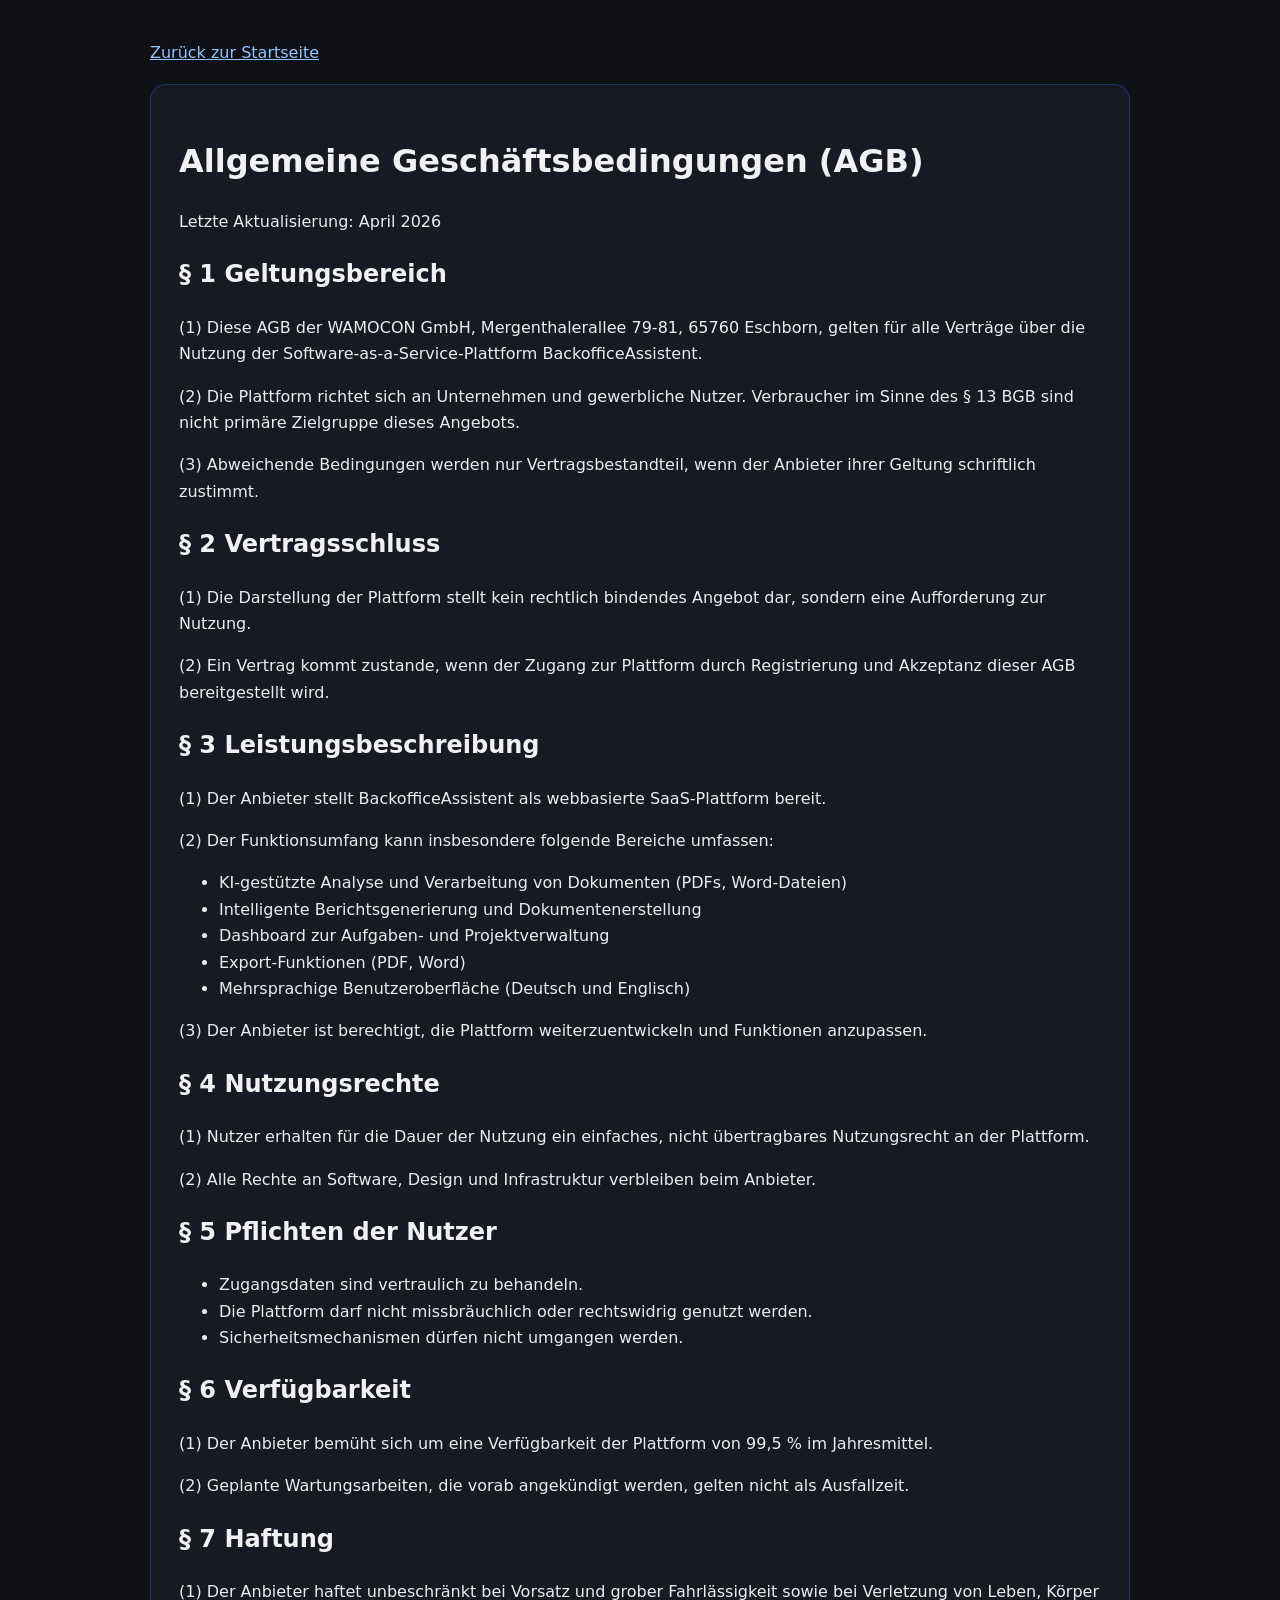
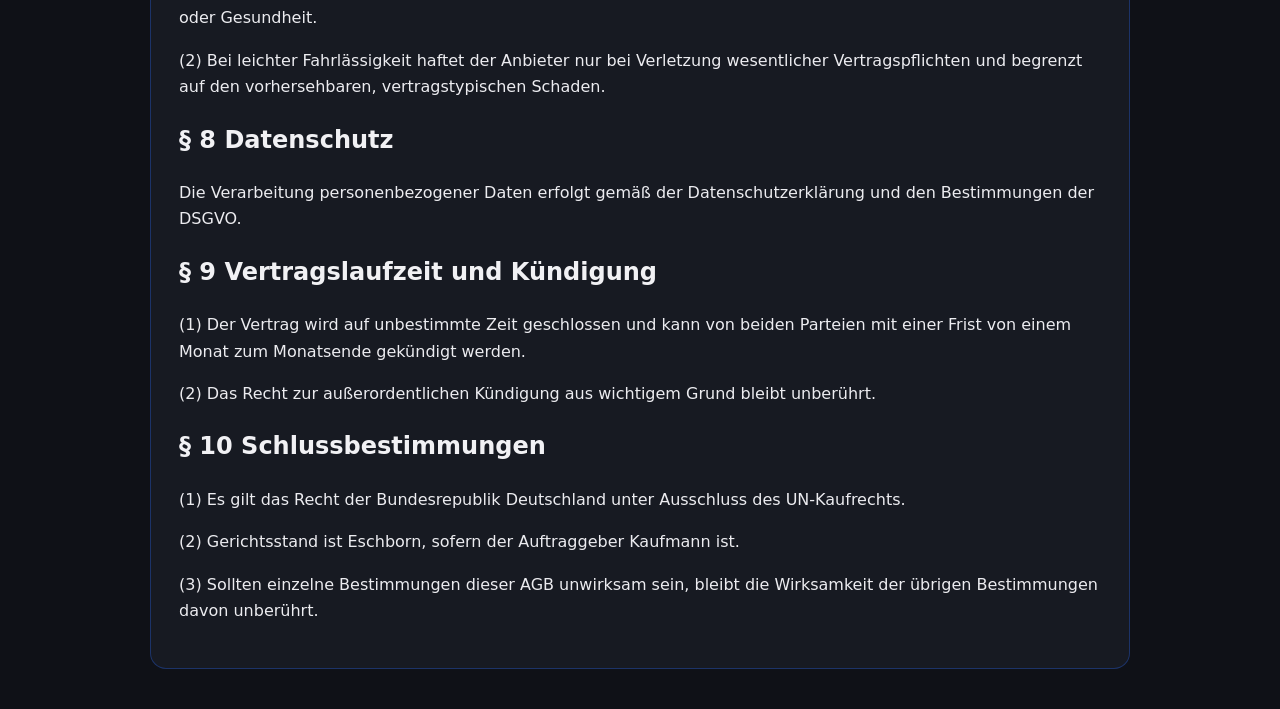
<file: agb.html>
<!DOCTYPE html>
<html lang="de">
<head>
  <meta charset="UTF-8">
  <meta name="viewport" content="width=device-width, initial-scale=1.0">
  <title>AGB | BackofficeAssistent</title>
  <style>
    body{font-family:Inter,system-ui,sans-serif;background:#0f1117;color:#ececf0;margin:0;line-height:1.65}
    .wrap{max-width:980px;margin:0 auto;padding:40px 20px}
    .card{background:#171a22;border:1px solid rgba(37,99,235,.35);border-radius:16px;padding:28px}
    h1,h2{color:#f1f1f4}
    a{color:#93c5fd}
    .top{margin-bottom:18px}
  </style>
</head>
<body>
  <div class="wrap">
    <div class="top"><a href="index.html">Zurück zur Startseite</a></div>
    <div class="card">
      <h1>Allgemeine Geschäftsbedingungen (AGB)</h1>
      <p>Letzte Aktualisierung: April 2026</p>

      <h2>§ 1 Geltungsbereich</h2>
      <p>(1) Diese AGB der WAMOCON GmbH, Mergenthalerallee 79-81, 65760 Eschborn, gelten für alle Verträge über die Nutzung der Software-as-a-Service-Plattform BackofficeAssistent.</p>
      <p>(2) Die Plattform richtet sich an Unternehmen und gewerbliche Nutzer. Verbraucher im Sinne des § 13 BGB sind nicht primäre Zielgruppe dieses Angebots.</p>
      <p>(3) Abweichende Bedingungen werden nur Vertragsbestandteil, wenn der Anbieter ihrer Geltung schriftlich zustimmt.</p>

      <h2>§ 2 Vertragsschluss</h2>
      <p>(1) Die Darstellung der Plattform stellt kein rechtlich bindendes Angebot dar, sondern eine Aufforderung zur Nutzung.</p>
      <p>(2) Ein Vertrag kommt zustande, wenn der Zugang zur Plattform durch Registrierung und Akzeptanz dieser AGB bereitgestellt wird.</p>

      <h2>§ 3 Leistungsbeschreibung</h2>
      <p>(1) Der Anbieter stellt BackofficeAssistent als webbasierte SaaS-Plattform bereit.</p>
      <p>(2) Der Funktionsumfang kann insbesondere folgende Bereiche umfassen:</p>
      <ul>
        <li>KI-gestützte Analyse und Verarbeitung von Dokumenten (PDFs, Word-Dateien)</li>
        <li>Intelligente Berichtsgenerierung und Dokumentenerstellung</li>
        <li>Dashboard zur Aufgaben- und Projektverwaltung</li>
        <li>Export-Funktionen (PDF, Word)</li>
        <li>Mehrsprachige Benutzeroberfläche (Deutsch und Englisch)</li>
      </ul>
      <p>(3) Der Anbieter ist berechtigt, die Plattform weiterzuentwickeln und Funktionen anzupassen.</p>

      <h2>§ 4 Nutzungsrechte</h2>
      <p>(1) Nutzer erhalten für die Dauer der Nutzung ein einfaches, nicht übertragbares Nutzungsrecht an der Plattform.</p>
      <p>(2) Alle Rechte an Software, Design und Infrastruktur verbleiben beim Anbieter.</p>

      <h2>§ 5 Pflichten der Nutzer</h2>
      <ul>
        <li>Zugangsdaten sind vertraulich zu behandeln.</li>
        <li>Die Plattform darf nicht missbräuchlich oder rechtswidrig genutzt werden.</li>
        <li>Sicherheitsmechanismen dürfen nicht umgangen werden.</li>
      </ul>

      <h2>§ 6 Verfügbarkeit</h2>
      <p>(1) Der Anbieter bemüht sich um eine Verfügbarkeit der Plattform von 99,5 % im Jahresmittel.</p>
      <p>(2) Geplante Wartungsarbeiten, die vorab angekündigt werden, gelten nicht als Ausfallzeit.</p>

      <h2>§ 7 Haftung</h2>
      <p>(1) Der Anbieter haftet unbeschränkt bei Vorsatz und grober Fahrlässigkeit sowie bei Verletzung von Leben, Körper oder Gesundheit.</p>
      <p>(2) Bei leichter Fahrlässigkeit haftet der Anbieter nur bei Verletzung wesentlicher Vertragspflichten und begrenzt auf den vorhersehbaren, vertragstypischen Schaden.</p>

      <h2>§ 8 Datenschutz</h2>
      <p>Die Verarbeitung personenbezogener Daten erfolgt gemäß der Datenschutzerklärung und den Bestimmungen der DSGVO.</p>

      <h2>§ 9 Vertragslaufzeit und Kündigung</h2>
      <p>(1) Der Vertrag wird auf unbestimmte Zeit geschlossen und kann von beiden Parteien mit einer Frist von einem Monat zum Monatsende gekündigt werden.</p>
      <p>(2) Das Recht zur außerordentlichen Kündigung aus wichtigem Grund bleibt unberührt.</p>

      <h2>§ 10 Schlussbestimmungen</h2>
      <p>(1) Es gilt das Recht der Bundesrepublik Deutschland unter Ausschluss des UN-Kaufrechts.</p>
      <p>(2) Gerichtsstand ist Eschborn, sofern der Auftraggeber Kaufmann ist.</p>
      <p>(3) Sollten einzelne Bestimmungen dieser AGB unwirksam sein, bleibt die Wirksamkeit der übrigen Bestimmungen davon unberührt.</p>
    </div>
  </div>
</body>
</html>
</file>
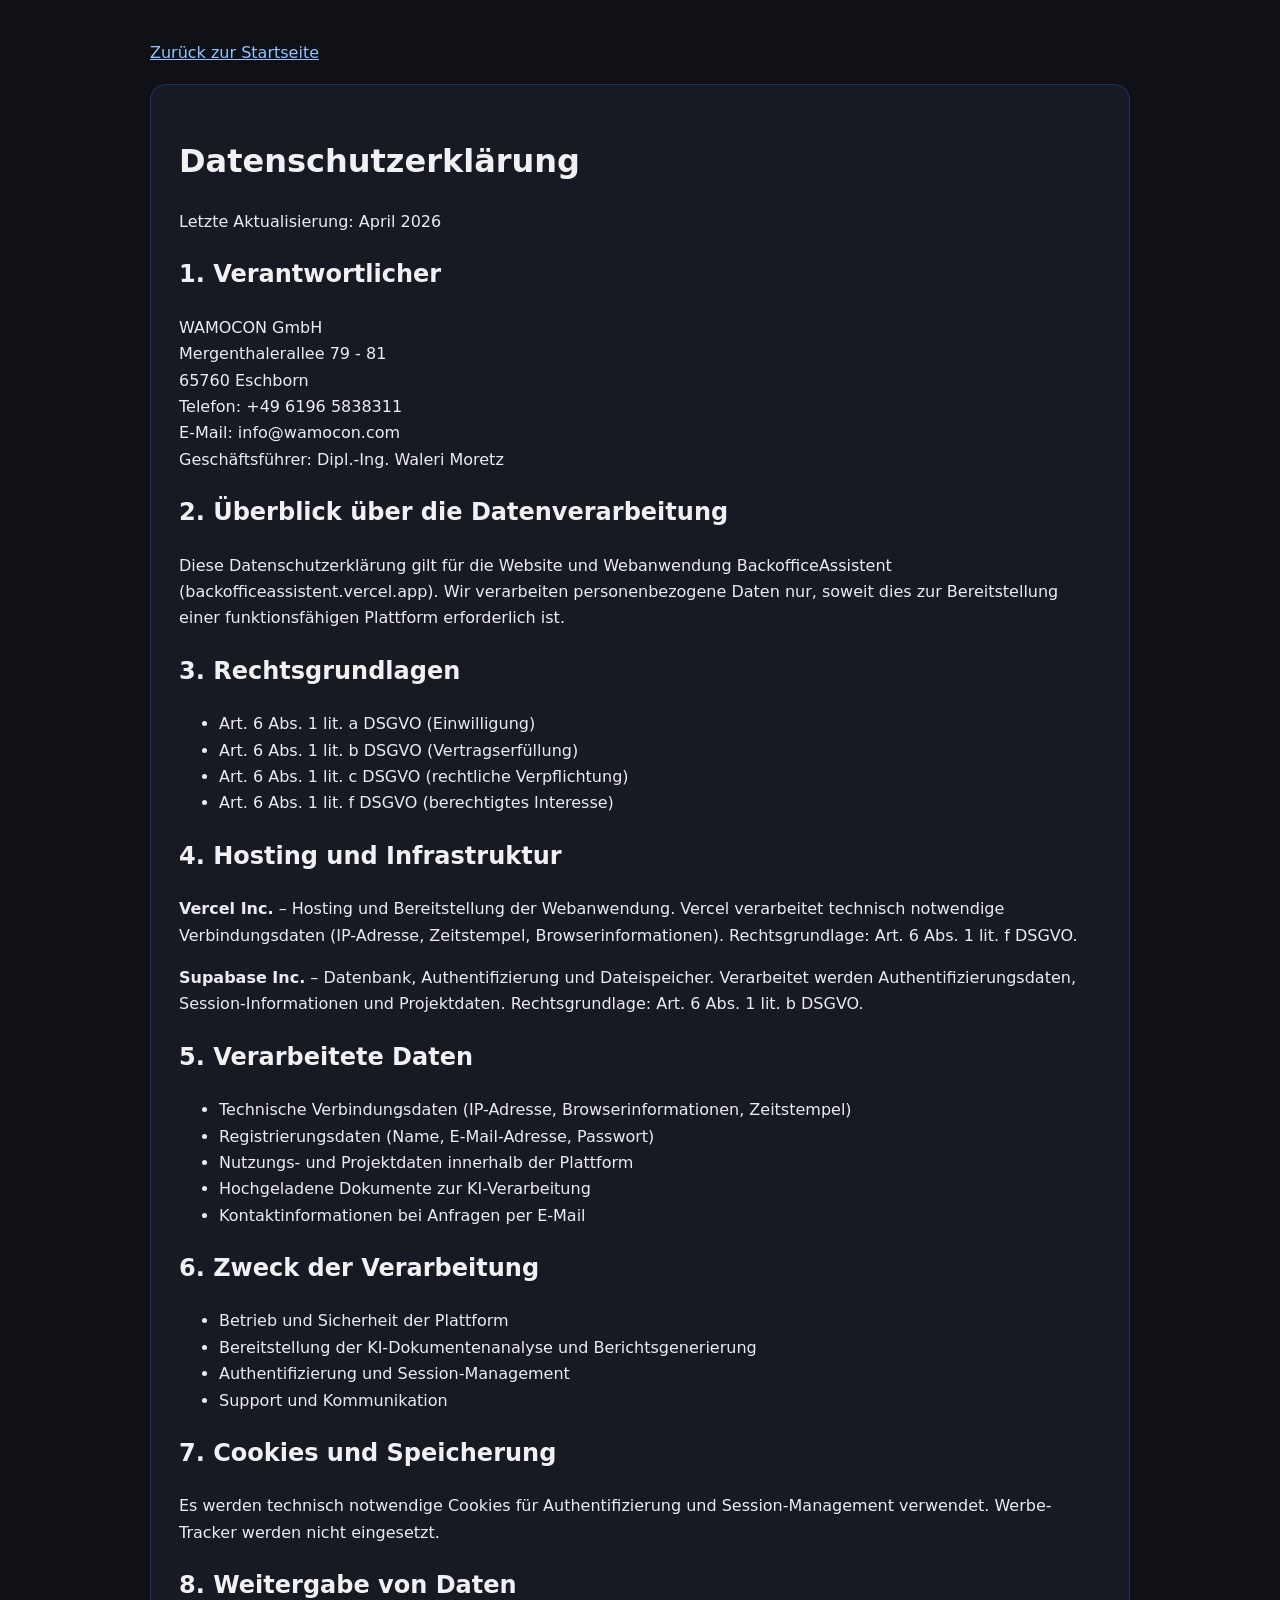
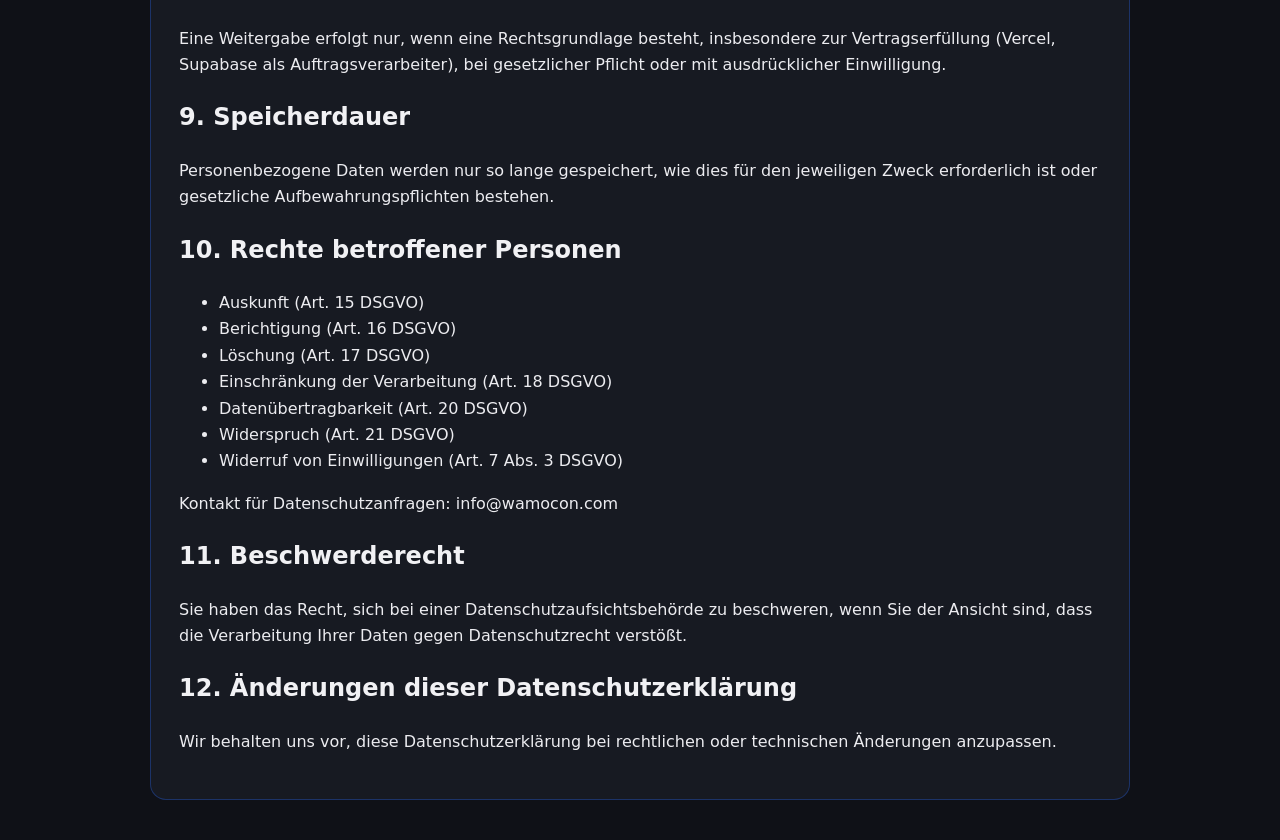
<file: datenschutz.html>
<!DOCTYPE html>
<html lang="de">
<head>
  <meta charset="UTF-8">
  <meta name="viewport" content="width=device-width, initial-scale=1.0">
  <title>Datenschutz | BackofficeAssistent</title>
  <style>
    body{font-family:Inter,system-ui,sans-serif;background:#0f1117;color:#ececf0;margin:0;line-height:1.65}
    .wrap{max-width:980px;margin:0 auto;padding:40px 20px}
    .card{background:#171a22;border:1px solid rgba(37,99,235,.35);border-radius:16px;padding:28px}
    h1,h2{color:#f1f1f4}
    a{color:#93c5fd}
    .top{margin-bottom:18px}
  </style>
</head>
<body>
  <div class="wrap">
    <div class="top"><a href="index.html">Zurück zur Startseite</a></div>
    <div class="card">
      <h1>Datenschutzerklärung</h1>
      <p>Letzte Aktualisierung: April 2026</p>

      <h2>1. Verantwortlicher</h2>
      <p>
        WAMOCON GmbH<br>
        Mergenthalerallee 79 - 81<br>
        65760 Eschborn<br>
        Telefon: +49 6196 5838311<br>
        E-Mail: info@wamocon.com<br>
        Geschäftsführer: Dipl.-Ing. Waleri Moretz
      </p>

      <h2>2. Überblick über die Datenverarbeitung</h2>
      <p>Diese Datenschutzerklärung gilt für die Website und Webanwendung BackofficeAssistent (backofficeassistent.vercel.app). Wir verarbeiten personenbezogene Daten nur, soweit dies zur Bereitstellung einer funktionsfähigen Plattform erforderlich ist.</p>

      <h2>3. Rechtsgrundlagen</h2>
      <ul>
        <li>Art. 6 Abs. 1 lit. a DSGVO (Einwilligung)</li>
        <li>Art. 6 Abs. 1 lit. b DSGVO (Vertragserfüllung)</li>
        <li>Art. 6 Abs. 1 lit. c DSGVO (rechtliche Verpflichtung)</li>
        <li>Art. 6 Abs. 1 lit. f DSGVO (berechtigtes Interesse)</li>
      </ul>

      <h2>4. Hosting und Infrastruktur</h2>
      <p><strong>Vercel Inc.</strong> – Hosting und Bereitstellung der Webanwendung. Vercel verarbeitet technisch notwendige Verbindungsdaten (IP-Adresse, Zeitstempel, Browserinformationen). Rechtsgrundlage: Art. 6 Abs. 1 lit. f DSGVO.</p>
      <p><strong>Supabase Inc.</strong> – Datenbank, Authentifizierung und Dateispeicher. Verarbeitet werden Authentifizierungsdaten, Session-Informationen und Projektdaten. Rechtsgrundlage: Art. 6 Abs. 1 lit. b DSGVO.</p>

      <h2>5. Verarbeitete Daten</h2>
      <ul>
        <li>Technische Verbindungsdaten (IP-Adresse, Browserinformationen, Zeitstempel)</li>
        <li>Registrierungsdaten (Name, E-Mail-Adresse, Passwort)</li>
        <li>Nutzungs- und Projektdaten innerhalb der Plattform</li>
        <li>Hochgeladene Dokumente zur KI-Verarbeitung</li>
        <li>Kontaktinformationen bei Anfragen per E-Mail</li>
      </ul>

      <h2>6. Zweck der Verarbeitung</h2>
      <ul>
        <li>Betrieb und Sicherheit der Plattform</li>
        <li>Bereitstellung der KI-Dokumentenanalyse und Berichtsgenerierung</li>
        <li>Authentifizierung und Session-Management</li>
        <li>Support und Kommunikation</li>
      </ul>

      <h2>7. Cookies und Speicherung</h2>
      <p>Es werden technisch notwendige Cookies für Authentifizierung und Session-Management verwendet. Werbe-Tracker werden nicht eingesetzt.</p>

      <h2>8. Weitergabe von Daten</h2>
      <p>Eine Weitergabe erfolgt nur, wenn eine Rechtsgrundlage besteht, insbesondere zur Vertragserfüllung (Vercel, Supabase als Auftragsverarbeiter), bei gesetzlicher Pflicht oder mit ausdrücklicher Einwilligung.</p>

      <h2>9. Speicherdauer</h2>
      <p>Personenbezogene Daten werden nur so lange gespeichert, wie dies für den jeweiligen Zweck erforderlich ist oder gesetzliche Aufbewahrungspflichten bestehen.</p>

      <h2>10. Rechte betroffener Personen</h2>
      <ul>
        <li>Auskunft (Art. 15 DSGVO)</li>
        <li>Berichtigung (Art. 16 DSGVO)</li>
        <li>Löschung (Art. 17 DSGVO)</li>
        <li>Einschränkung der Verarbeitung (Art. 18 DSGVO)</li>
        <li>Datenübertragbarkeit (Art. 20 DSGVO)</li>
        <li>Widerspruch (Art. 21 DSGVO)</li>
        <li>Widerruf von Einwilligungen (Art. 7 Abs. 3 DSGVO)</li>
      </ul>
      <p>Kontakt für Datenschutzanfragen: info@wamocon.com</p>

      <h2>11. Beschwerderecht</h2>
      <p>Sie haben das Recht, sich bei einer Datenschutzaufsichtsbehörde zu beschweren, wenn Sie der Ansicht sind, dass die Verarbeitung Ihrer Daten gegen Datenschutzrecht verstößt.</p>

      <h2>12. Änderungen dieser Datenschutzerklärung</h2>
      <p>Wir behalten uns vor, diese Datenschutzerklärung bei rechtlichen oder technischen Änderungen anzupassen.</p>
    </div>
  </div>
</body>
</html>
</file>
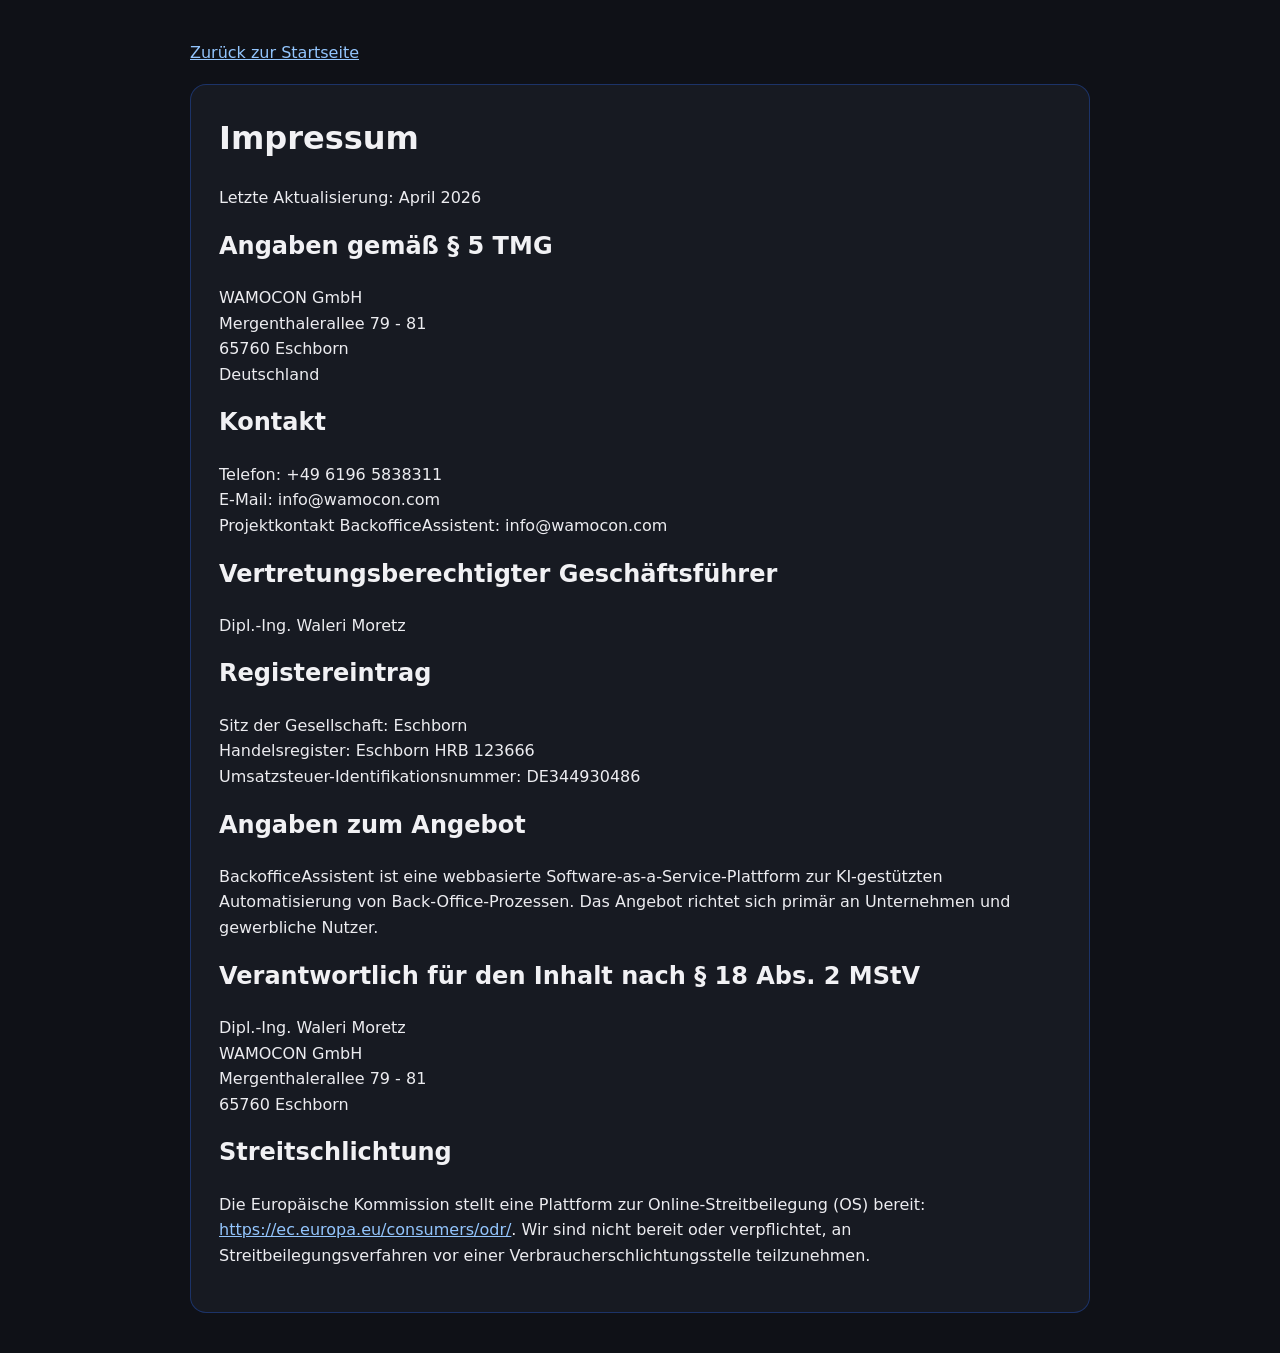
<file: impressum.html>
<!DOCTYPE html>
<html lang="de">
<head>
  <meta charset="UTF-8">
  <meta name="viewport" content="width=device-width, initial-scale=1.0">
  <title>Impressum | BackofficeAssistent</title>
  <style>
    body{font-family:Inter,system-ui,sans-serif;background:#0f1117;color:#ececf0;margin:0;line-height:1.6}
    .wrap{max-width:900px;margin:0 auto;padding:40px 20px}
    .card{background:#171a22;border:1px solid rgba(37,99,235,.35);border-radius:16px;padding:28px}
    h1,h2{margin-top:0;color:#f1f1f4}
    a{color:#93c5fd}
    .top{margin-bottom:18px}
  </style>
</head>
<body>
  <div class="wrap">
    <div class="top"><a href="index.html">Zurück zur Startseite</a></div>
    <div class="card">
      <h1>Impressum</h1>
      <p>Letzte Aktualisierung: April 2026</p>

      <h2>Angaben gemäß § 5 TMG</h2>
      <p>
        WAMOCON GmbH<br>
        Mergenthalerallee 79 - 81<br>
        65760 Eschborn<br>
        Deutschland
      </p>

      <h2>Kontakt</h2>
      <p>
        Telefon: +49 6196 5838311<br>
        E-Mail: info@wamocon.com<br>
        Projektkontakt BackofficeAssistent: info@wamocon.com
      </p>

      <h2>Vertretungsberechtigter Geschäftsführer</h2>
      <p>Dipl.-Ing. Waleri Moretz</p>

      <h2>Registereintrag</h2>
      <p>
        Sitz der Gesellschaft: Eschborn<br>
        Handelsregister: Eschborn HRB 123666<br>
        Umsatzsteuer-Identifikationsnummer: DE344930486
      </p>

      <h2>Angaben zum Angebot</h2>
      <p>
        BackofficeAssistent ist eine webbasierte Software-as-a-Service-Plattform zur KI-gestützten Automatisierung von Back-Office-Prozessen. Das Angebot richtet sich primär an Unternehmen und gewerbliche Nutzer.
      </p>

      <h2>Verantwortlich für den Inhalt nach § 18 Abs. 2 MStV</h2>
      <p>
        Dipl.-Ing. Waleri Moretz<br>
        WAMOCON GmbH<br>
        Mergenthalerallee 79 - 81<br>
        65760 Eschborn
      </p>

      <h2>Streitschlichtung</h2>
      <p>
        Die Europäische Kommission stellt eine Plattform zur Online-Streitbeilegung (OS) bereit:
        <a href="https://ec.europa.eu/consumers/odr/" target="_blank" rel="noopener noreferrer">https://ec.europa.eu/consumers/odr/</a>.
        Wir sind nicht bereit oder verpflichtet, an Streitbeilegungsverfahren vor einer Verbraucherschlichtungsstelle teilzunehmen.
      </p>
    </div>
  </div>
</body>
</html>
</file>
